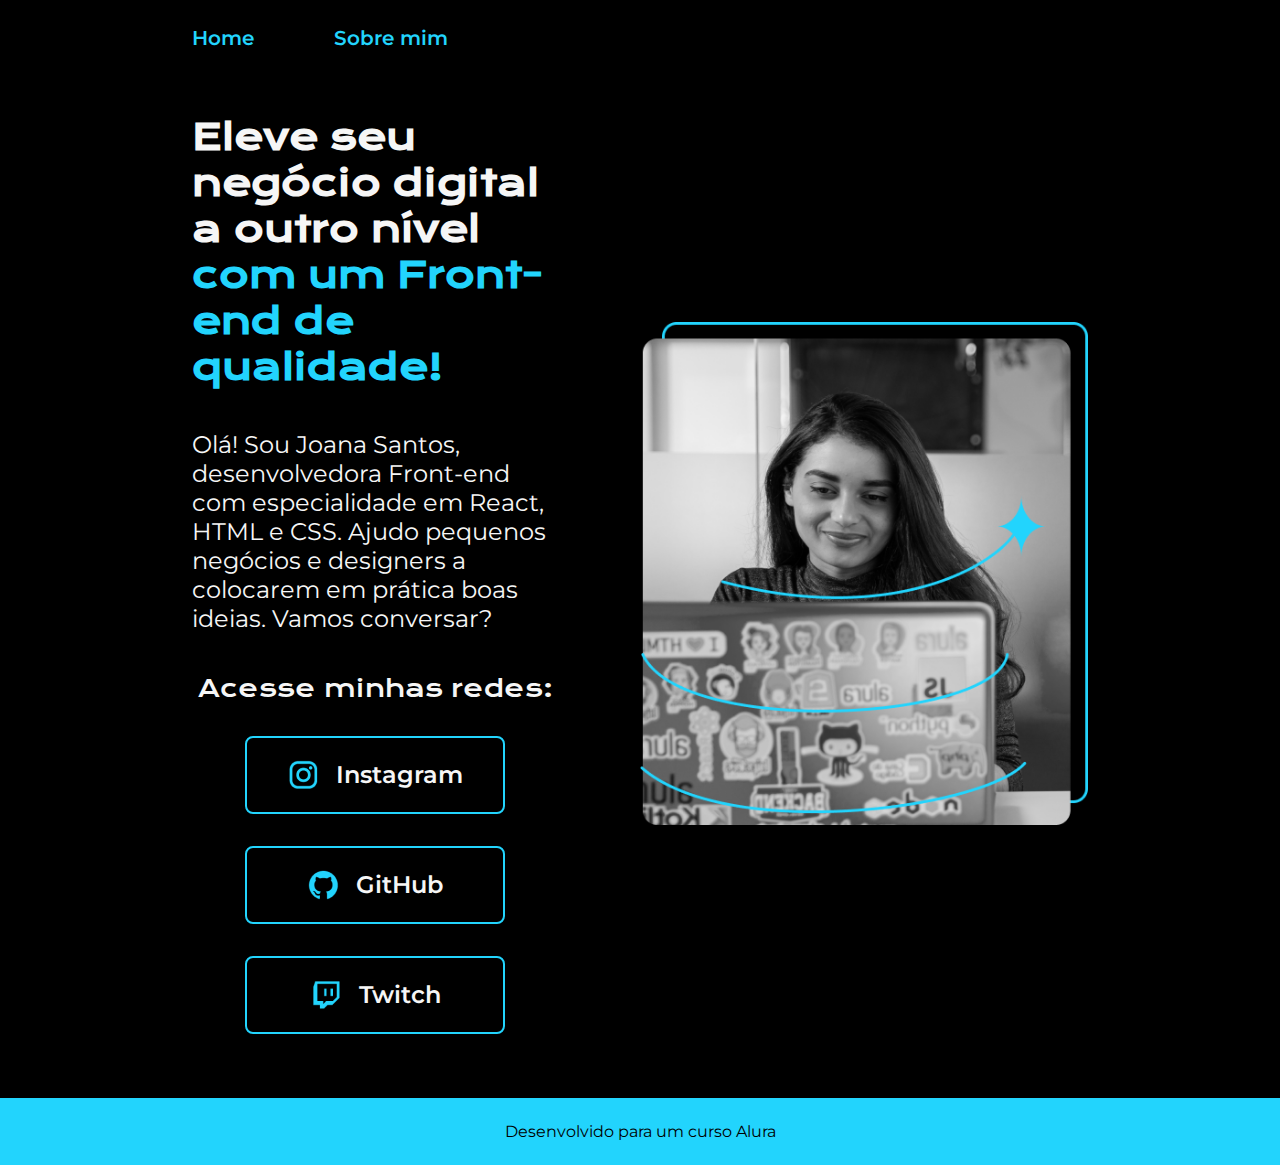
<file: index.html>
<!DOCTYPE html> <!-- declara o tipo de documento -->
<html lang="pt-br">
<head> <!-- contem meta-informações sobre a página -->
    <meta charset="UTF-8">
    <meta http-equiv="X-UA-Compatible" content="IE=edge">
    <meta name="viewport" content="width=device-width, initial-scale=1.0">
    <title>Portifolio</title>
    <link rel="stylesheet" href="./styles/style.css">
</head>
<body> <!-- tudo que é parte da página em si -->
    <header class="cabecalho">
        <nav class="cabecalho__menu">
            <a href="index.html" class="cabecalho__menu__link">Home</a>
            <a href="about.html" class="cabecalho__menu__link">Sobre mim</a>            
        </nav>
    </header>
    <main class="apresentacao">
        <section class="apresentacao__conteudo">
            <h1 class="apresentacao__conteudo__titulo">Eleve seu negócio digital a outro nível <strong class="titulo-destaque">com um Front-end de qualidade!</strong></h1>
            <p class="apresentacao__conteudo__texto">Olá! Sou Joana Santos, desenvolvedora Front-end com especialidade em React, HTML e CSS. Ajudo pequenos negócios e designers a colocarem em prática boas ideias. Vamos conversar?</p>
            <div class="apresentacao__conteudo__links">
                <h2 class="apresentacao__links__titulo">Acesse minhas redes:</h2>
                <a href="https://instagram.com" class="apresentacao__conteudo__links__link">
                    <img src="./assets/instagram.png"> Instagram
                </a>
                <a href="https://github.com" class="apresentacao__conteudo__links__link">
                    <img src="./assets/github.png"> GitHub
                </a>
                <a href="https://twitch.tv" class="apresentacao__conteudo__links__link">
                    <img src="./assets/twitch.png"> Twitch
                </a>
            </div>
        </section>
        <img class="apresentacao__imagem" src="./assets/profile.png" alt ="Foto de Joana Santos programando.">

    </main>
    <footer class="rodape">Desenvolvido para um curso Alura</footer>
</body>
</html>
</file>
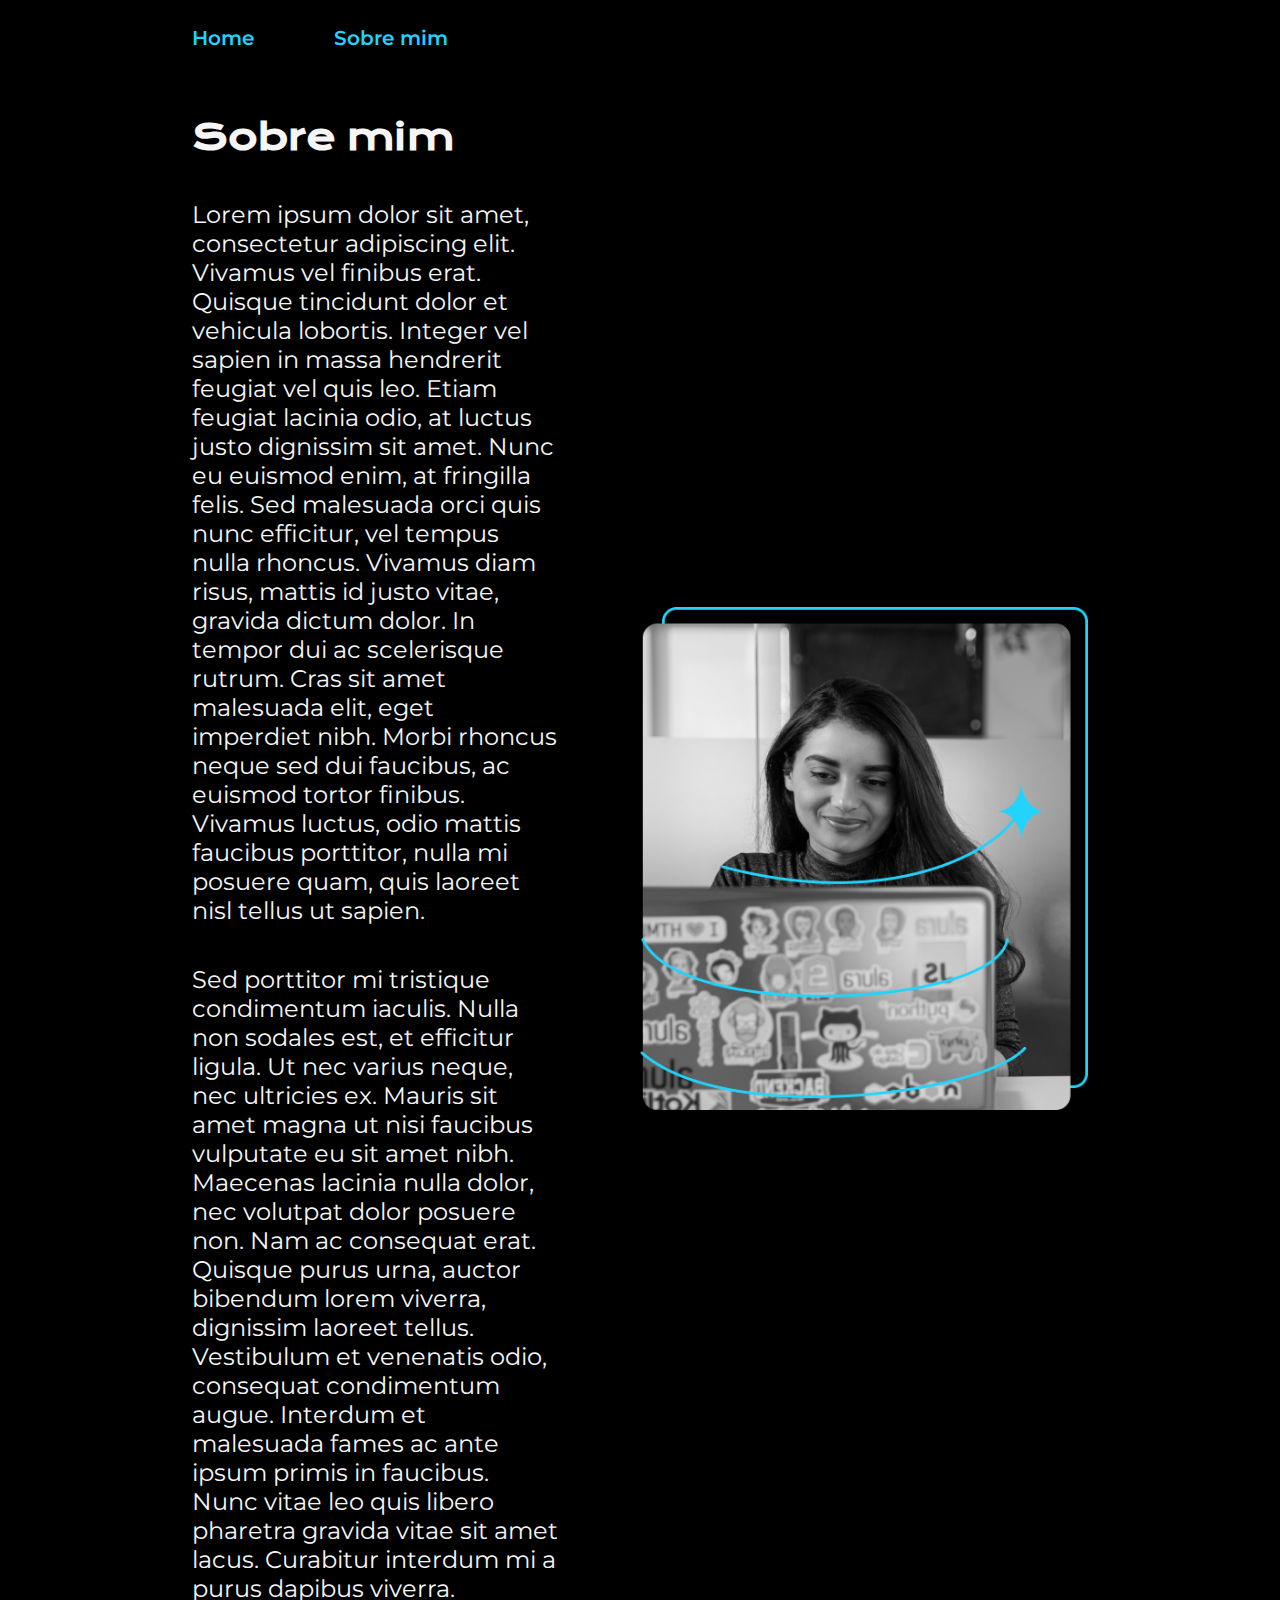
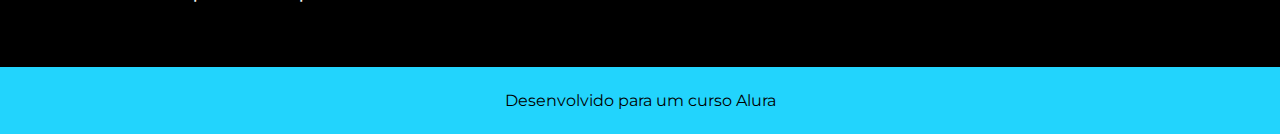
<file: about.html>
<!DOCTYPE html>
<html lang="pt-br">
<head>
    <meta charset="UTF-8">
    <meta http-equiv="X-UA-Compatible" content="IE=edge">
    <meta name="viewport" content="width=device-width, initial-scale=1.0">
    <title>Sobre mim</title>
    <link rel="stylesheet" href="./styles/style.css">
</head>
<body>
    <header class="cabecalho">
        <nav class="cabecalho__menu">
            <a href="index.html" class="cabecalho__menu__link">Home</a>
            <a href="about.html" class="cabecalho__menu__link">Sobre mim</a>            
        </nav>
    </header>
    <main class="apresentacao">
        <section class="apresentacao__conteudo">
            <h1 class="apresentacao__conteudo__titulo">Sobre mim</h1>
            <p class="apresentacao__conteudo__texto">

                Lorem ipsum dolor sit amet, consectetur adipiscing elit. Vivamus vel finibus erat. Quisque tincidunt dolor et vehicula lobortis. Integer vel sapien in massa hendrerit feugiat vel quis leo. Etiam feugiat lacinia odio, at luctus justo dignissim sit amet. Nunc eu euismod enim, at fringilla felis. Sed malesuada orci quis nunc efficitur, vel tempus nulla rhoncus. Vivamus diam risus, mattis id justo vitae, gravida dictum dolor. In tempor dui ac scelerisque rutrum. Cras sit amet malesuada elit, eget imperdiet nibh. Morbi rhoncus neque sed dui faucibus, ac euismod tortor finibus. Vivamus luctus, odio mattis faucibus porttitor, nulla mi posuere quam, quis laoreet nisl tellus ut sapien.
            </p>
            <p class="apresentacao__conteudo__texto">                
                Sed porttitor mi tristique condimentum iaculis. Nulla non sodales est, et efficitur ligula. Ut nec varius neque, nec ultricies ex. Mauris sit amet magna ut nisi faucibus vulputate eu sit amet nibh. Maecenas lacinia nulla dolor, nec volutpat dolor posuere non. Nam ac consequat erat. Quisque purus urna, auctor bibendum lorem viverra, dignissim laoreet tellus. Vestibulum et venenatis odio, consequat condimentum augue. Interdum et malesuada fames ac ante ipsum primis in faucibus. Nunc vitae leo quis libero pharetra gravida vitae sit amet lacus. Curabitur interdum mi a purus dapibus viverra. 
            </p>
        </section>
        <img class = "apresentacao__imagem" src="./assets/profile.png" alt ="Foto de Joana Santos programando.">

    </main>
    <footer class="rodape">Desenvolvido para um curso Alura</footer>
</body>
</html>
</file>
<file: styles/style.css>
@import url('https://fonts.googleapis.com/css2?family=Krona+One&display=swap');
@import url('https://fonts.googleapis.com/css2?family=Montserrat&display=swap');
@import url('https://fonts.googleapis.com/css2?family=Montserrat:wght@600&display=swap');

:root {
    --cor-primaria: #000;
    --cor-secundaria:#F6F6F6;
    --cor-terciaria: #22D4FD;
    --cor-link-hover: #272727;

    --fonte-primaria: 'Krona One', sans-serif;
    --fonte-secundaria: 'Montserrat', sans-serif;
}

* {
    margin: 0;
    padding: 0;
    text-decoration: none;
}

header{
    box-sizing:border-box;
}

.cabecalho{
    padding: 2% 0 0 15%;
}

.cabecalho__menu{
    display:flex;
    gap:80px;
}

.cabecalho__menu__link{
    color:var(--cor-terciaria);
    font-family:var(--fonte-secundaria);
    font-weight:600;
    font-size:1.25rem;
}

body{
    box-sizing:border-box; /* nos permite a adicionar padding e borders nos elementos de dentro desse container sem que eles extrapolem dos limites dele (como fariam no content-box)*/
    width:100%;

    background-color: var(--cor-primaria);
    color:var(--cor-secundaria);

    overflow-y:scroll;
}

.apresentacao{
    display:flex;
    align-items:center;    
    justify-content:space-between;

    gap:82px;

    padding: 5% 15%;
}

.apresentacao__conteudo{
    width: 50%;
    display:flex;
    flex-direction: column;
    row-gap:40px;
}

.titulo-destaque{
    color:var(--cor-terciaria);
}

.apresentacao__conteudo__titulo {
    font-size:2.25rem; /* 16px = 1rem */
    font-family:  var(--fonte-primaria);
}

.apresentacao__conteudo__texto{
    font-size:1.5rem;
    font-family:  var(--fonte-secundaria);
}

.apresentacao__conteudo__links{
    display:flex;
    flex-direction:column;
    width:100%;
    box-sizing: border-box;

    align-items: center;
    justify-content: space-between;
    row-gap:32px;
}

.apresentacao__links__titulo{
    font-family:  var(--fonte-primaria);
    font-weight: 400;
    font-size: 1.5rem;
}
.apresentacao__conteudo__links__link{
    color:var(--cor-secundaria);
    border: 2px solid var(--cor-terciaria);
    
    display: flex;
    align-items: center;
    justify-content: center;
    gap: 16px;

    text-align:center;    
    
    width:70%;
    border-radius: 8px;
    padding: 21px 0;

    font-size:1.5rem;
    font-family:  var(--fonte-secundaria);
    font-weight:600;
}

.apresentacao__conteudo__links__link:hover{
    background-color:var(--cor-link-hover);
}


.apresentacao__imagem{
    width: 50%;
}

.rodape{
    background-color: var(--cor-terciaria);
    color:var(--cor-primaria);
    padding: 24px;

    text-align: center;
    font-family:  var(--fonte-secundaria);
    font-weight: 400;
}

@media (max-width: 1200px){
    .cabecalho{        
        padding: 6% 0 0 0;
    }

    .cabecalho__menu{
        justify-content: center;
        gap:5%;
    }

    .apresentacao{
        flex-direction:column-reverse;
        padding: 5%;
    }

    .apresentacao__conteudo{
        width: auto;
    }
}
</file>
